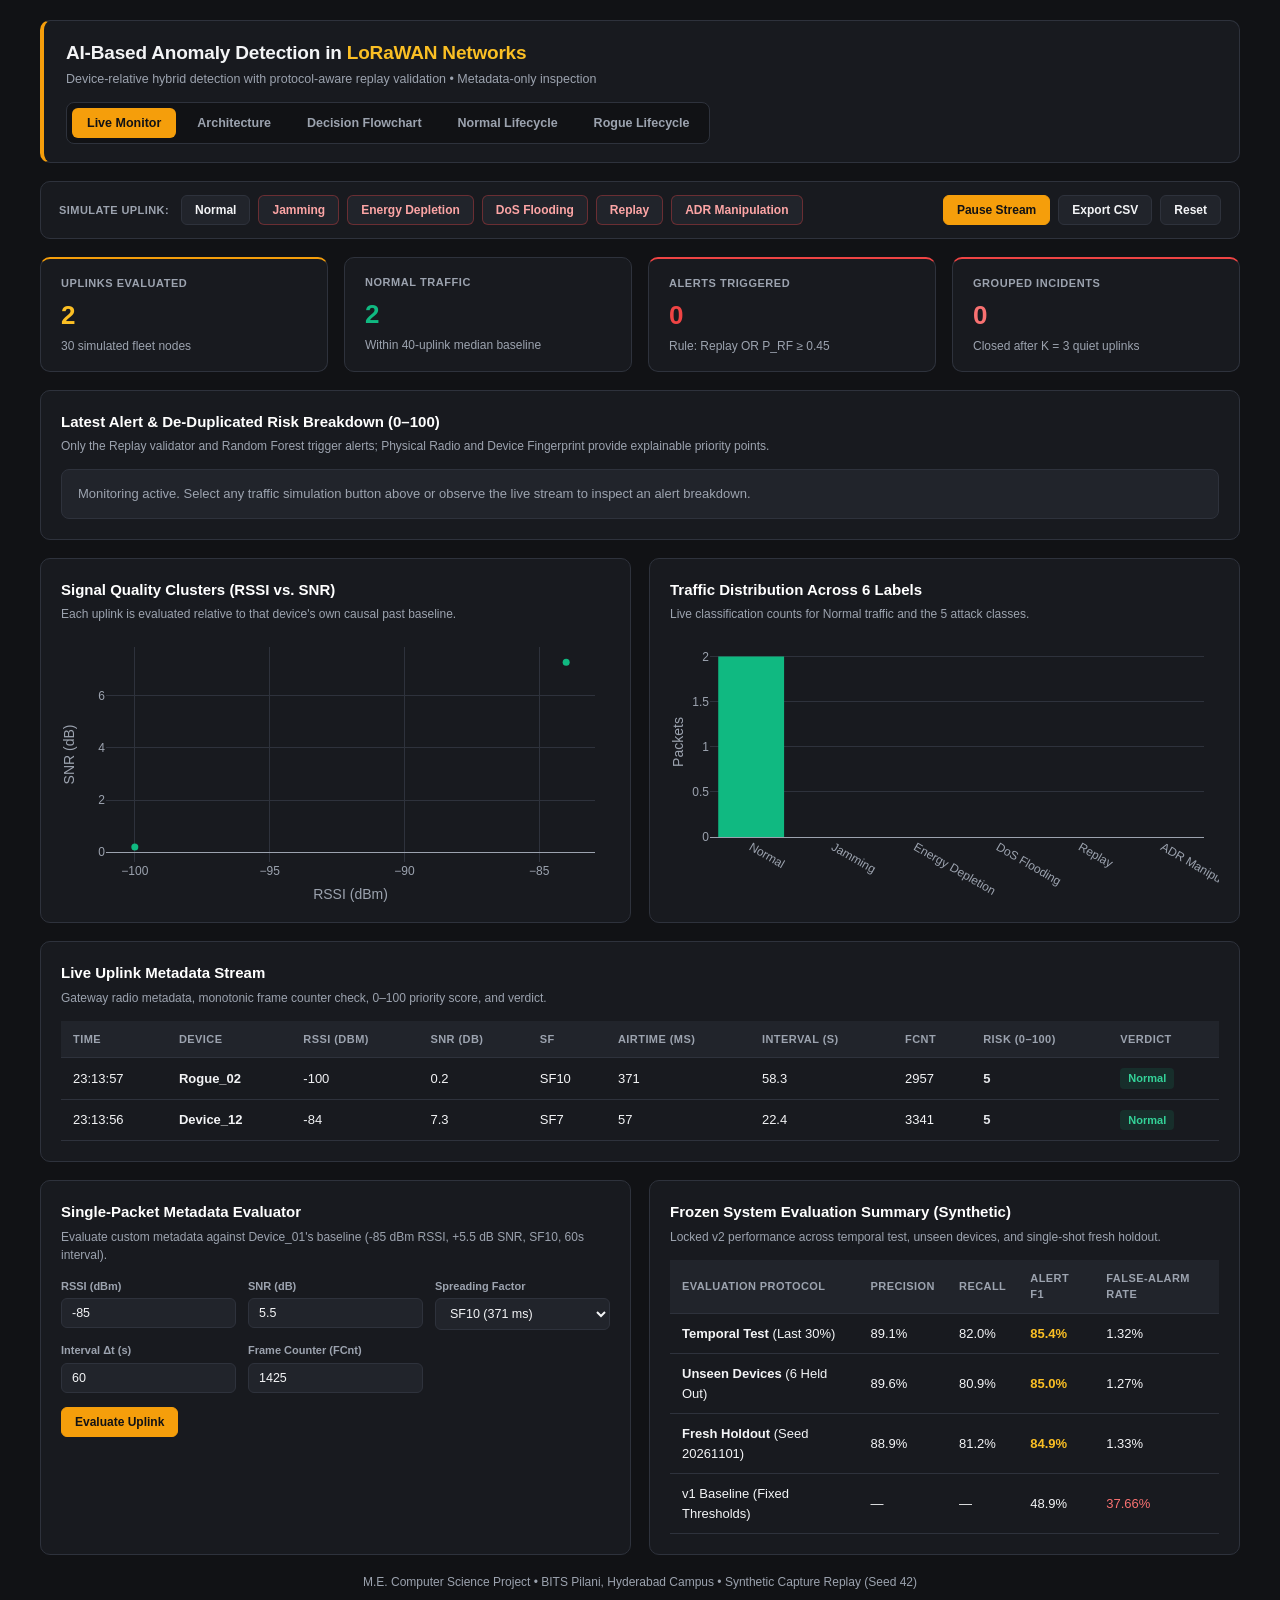
<file: index.html>
﻿<!DOCTYPE html>
<html lang="en">
<head>
  <meta charset="UTF-8" />
  <meta name="viewport" content="width=device-width, initial-scale=1.0" />
  <title>AI-Based Anomaly Detection in LoRaWAN Networks</title>
  <link rel="stylesheet" href="style.css" />
  <script src="https://cdn.plot.ly/plotly-2.27.0.min.js"></script>
</head>
<body>

  <div class="container">

    <!-- Unified Header & Instant Sub-Tab Switcher -->
    <header>
      <div>
        <h1>AI-Based Anomaly Detection in <span>LoRaWAN Networks</span></h1>
        <p>Device-relative hybrid detection with protocol-aware replay validation • Metadata-only inspection</p>
      </div>

      <nav class="tab-bar">
        <button class="tab-btn active" id="nav-dashboard" onclick="openTab('dashboard')">Live Monitor</button>
        <button class="tab-btn" id="nav-arch" onclick="openTab('arch')">Architecture</button>
        <button class="tab-btn" id="nav-flowchart" onclick="openTab('flowchart')">Decision Flowchart</button>
        <button class="tab-btn" id="nav-normal" onclick="openTab('normal')">Normal Lifecycle</button>
        <button class="tab-btn" id="nav-rogue" onclick="openTab('rogue')">Rogue Lifecycle</button>
      </nav>
    </header>

    <!-- =====================================================================
         TAB 1: LIVE MONITOR DASHBOARD
         ===================================================================== -->
    <div id="pane-dashboard" class="tab-pane active">
      <div class="controls">
        <div class="btn-group">
          <span class="label-text">Simulate Uplink:</span>
          <button class="ctrl" onclick="injectPreset('normal')">Normal</button>
          <button class="ctrl btn-attack" onclick="injectPreset('jamming')">Jamming</button>
          <button class="ctrl btn-attack" onclick="injectPreset('energy')">Energy Depletion</button>
          <button class="ctrl btn-attack" onclick="injectPreset('dos')">DoS Flooding</button>
          <button class="ctrl btn-attack" onclick="injectPreset('replay')">Replay</button>
          <button class="ctrl btn-attack" onclick="injectPreset('adr')">ADR Manipulation</button>
        </div>
        <div class="btn-group">
          <button id="btn-stream" class="ctrl btn-primary" onclick="toggleStream()">Pause Stream</button>
          <button class="ctrl" onclick="exportCSV()">Export CSV</button><button class="ctrl" onclick="resetAll()">Reset</button>
        </div>
      </div>

      <div class="kpi-grid">
        <div class="kpi-card amber-top">
          <div class="kpi-title">Uplinks Evaluated</div>
          <div class="kpi-value" id="kpi-total" style="color: #fbbf24;">0</div>
          <div class="kpi-sub">30 simulated fleet nodes</div>
        </div>
        <div class="kpi-card">
          <div class="kpi-title">Normal Traffic</div>
          <div class="kpi-value" id="kpi-normal" style="color: #10b981;">0</div>
          <div class="kpi-sub">Within 40-uplink median baseline</div>
        </div>
        <div class="kpi-card risk-top">
          <div class="kpi-title">Alerts Triggered</div>
          <div class="kpi-value" id="kpi-alerts" style="color: #ef4444;">0</div>
          <div class="kpi-sub">Rule: Replay OR P_RF ≥ 0.45</div>
        </div>
        <div class="kpi-card risk-top">
          <div class="kpi-title">Grouped Incidents</div>
          <div class="kpi-value" id="kpi-incidents" style="color: #f87171;">0</div>
          <div class="kpi-sub">Closed after K = 3 quiet uplinks</div>
        </div>
      </div>

      <div class="card">
        <h2>Latest Alert &amp; De-Duplicated Risk Breakdown (0–100)</h2>
        <p class="desc">Only the Replay validator and Random Forest trigger alerts; Physical Radio and Device Fingerprint provide explainable priority points.</p>
        <div id="alert-panel" class="alert-box">
          Monitoring active. Select any traffic simulation button above or observe the live stream to inspect an alert breakdown.
        </div>
      </div>

      <div class="grid-2">
        <div class="card" style="margin-bottom: 0;">
          <h2>Signal Quality Clusters (RSSI vs. SNR)</h2>
          <p class="desc">Each uplink is evaluated relative to that device's own causal past baseline.</p>
          <div id="scatter-chart" style="height: 265px;"></div>
        </div>
        <div class="card" style="margin-bottom: 0;">
          <h2>Traffic Distribution Across 6 Labels</h2>
          <p class="desc">Live classification counts for Normal traffic and the 5 attack classes.</p>
          <div id="bar-chart" style="height: 265px;"></div>
        </div>
      </div>

      <div class="card">
        <h2>Live Uplink Metadata Stream</h2>
        <p class="desc">Gateway radio metadata, monotonic frame counter check, 0–100 priority score, and verdict.</p>
        <div class="table-wrap">
          <table>
            <thead>
              <tr>
                <th>Time</th>
                <th>Device</th>
                <th>RSSI (dBm)</th>
                <th>SNR (dB)</th>
                <th>SF</th>
                <th>Airtime (ms)</th>
                <th>Interval (s)</th>
                <th>FCnt</th>
                <th>Risk (0–100)</th>
                <th>Verdict</th>
              </tr>
            </thead>
            <tbody id="log-body"></tbody>
          </table>
        </div>
      </div>

      <div class="grid-2">
        <div class="card" style="margin-bottom: 0;">
          <h2>Single-Packet Metadata Evaluator</h2>
          <p class="desc">Evaluate custom metadata against Device_01's baseline (-85 dBm RSSI, +5.5 dB SNR, SF10, 60s interval).</p>
          <div class="form-grid">
            <div><label>RSSI (dBm)</label><input id="in-rssi" type="number" value="-85" /></div>
            <div><label>SNR (dB)</label><input id="in-snr" type="number" step="0.1" value="5.5" /></div>
            <div>
              <label>Spreading Factor</label>
              <select id="in-sf">
                <option value="7">SF7 (57 ms)</option>
                <option value="8">SF8 (103 ms)</option>
                <option value="9">SF9 (185 ms)</option>
                <option value="10" selected>SF10 (371 ms)</option>
                <option value="11">SF11 (741 ms)</option>
                <option value="12">SF12 (1319 ms)</option>
              </select>
            </div>
            <div><label>Interval Δt (s)</label><input id="in-iat" type="number" step="0.1" value="60" /></div>
            <div><label>Frame Counter (FCnt)</label><input id="in-fcnt" type="number" value="1425" /></div>
          </div>
          <button class="ctrl btn-primary" onclick="evaluateCustom()">Evaluate Uplink</button>
        </div>

        <div class="card" style="margin-bottom: 0;">
          <h2>Frozen System Evaluation Summary (Synthetic)</h2>
          <p class="desc">Locked v2 performance across temporal test, unseen devices, and single-shot fresh holdout.</p>
          <table>
            <thead>
              <tr>
                <th>Evaluation Protocol</th>
                <th>Precision</th>
                <th>Recall</th>
                <th>Alert F1</th>
                <th>False-Alarm Rate</th>
              </tr>
            </thead>
            <tbody>
              <tr>
                <td><strong>Temporal Test</strong> (Last 30%)</td>
                <td>89.1%</td>
                <td>82.0%</td>
                <td><strong style="color:#fbbf24;">85.4%</strong></td>
                <td>1.32%</td>
              </tr>
              <tr>
                <td><strong>Unseen Devices</strong> (6 Held Out)</td>
                <td>89.6%</td>
                <td>80.9%</td>
                <td><strong style="color:#fbbf24;">85.0%</strong></td>
                <td>1.27%</td>
              </tr>
              <tr>
                <td><strong>Fresh Holdout</strong> (Seed 20261101)</td>
                <td>88.9%</td>
                <td>81.2%</td>
                <td><strong style="color:#fbbf24;">84.9%</strong></td>
                <td>1.33%</td>
              </tr>
              <tr>
                <td>v1 Baseline (Fixed Thresholds)</td>
                <td>—</td>
                <td>—</td>
                <td>48.9%</td>
                <td style="color:#f87171;">37.66%</td>
              </tr>
            </tbody>
          </table>
        </div>
      </div>
    </div>

    <!-- =====================================================================
         TAB 2: SYSTEM ARCHITECTURE & CRYPTOGRAPHIC BOUNDARIES
         ===================================================================== -->
    <div id="pane-arch" class="tab-pane">
      <div class="grid-split">
        <div>
          <!-- Topology Diagram -->
          <div class="card">
            <h2>Star-of-Stars Topology &amp; Out-of-Band Detector Placement</h2>
            <p class="desc">Click any component block to inspect its protocol boundary and role in the network.</p>
            <svg viewBox="0 0 820 330" style="width:100%; height:auto;">
              <defs>
                <marker id="aAmber" viewBox="0 0 10 10" refX="8" refY="5" markerWidth="6" markerHeight="6" orient="auto-start-reverse"><path d="M 0 1 L 10 5 L 0 9 z" fill="#f59e0b"/></marker>
                <marker id="aGreen" viewBox="0 0 10 10" refX="8" refY="5" markerWidth="6" markerHeight="6" orient="auto-start-reverse"><path d="M 0 1 L 10 5 L 0 9 z" fill="#10b981"/></marker>
              </defs>
              <text x="85" y="20" text-anchor="middle" fill="#9ca3af" font-size="10.5" font-weight="700">END DEVICES</text>
              <text x="275" y="20" text-anchor="middle" fill="#9ca3af" font-size="10.5" font-weight="700">GATEWAYS</text>
              <text x="485" y="20" text-anchor="middle" fill="#9ca3af" font-size="10.5" font-weight="700">NETWORK SERVER</text>
              <text x="720" y="20" text-anchor="middle" fill="#9ca3af" font-size="10.5" font-weight="700">APPLICATION SERVER</text>

              <!-- RF Links -->
              <line x1="145" y1="65" x2="220" y2="85" stroke="#f59e0b" stroke-width="1.5" stroke-dasharray="5 4"/>
              <line x1="145" y1="130" x2="220" y2="95" stroke="#f59e0b" stroke-width="1.5" stroke-dasharray="5 4"/>
              <line x1="145" y1="130" x2="220" y2="185" stroke="#f59e0b" stroke-width="1.5" stroke-dasharray="5 4"/>
              <line x1="145" y1="195" x2="220" y2="195" stroke="#f59e0b" stroke-width="1.5" stroke-dasharray="5 4"/>
              <text x="182" y="242" text-anchor="middle" fill="#fbbf24" font-size="9.5" font-weight="600">LoRa RF (865 MHz)</text>

              <g class="comp-node" onclick="inspectComp('endnodes')">
                <rect x="20" y="40" width="125" height="46" rx="7" fill="#21242b" stroke="#2e323c"/><text x="82" y="67" text-anchor="middle" fill="#f3f4f6" font-size="11" font-weight="600">Soil / Water Sensors</text>
                <rect x="20" y="105" width="125" height="46" rx="7" fill="#21242b" stroke="#2e323c"/><text x="82" y="132" text-anchor="middle" fill="#f3f4f6" font-size="11" font-weight="600">Utility Meters</text>
                <rect x="20" y="170" width="125" height="46" rx="7" fill="#21242b" stroke="#ef4444"/><text x="82" y="197" text-anchor="middle" fill="#fca5a5" font-size="11" font-weight="600">Rogue Node</text>
              </g>

              <g class="comp-node" onclick="inspectComp('gateways')">
                <rect x="220" y="60" width="110" height="58" rx="8" fill="#21242b" stroke="#f59e0b"/><text x="275" y="86" text-anchor="middle" fill="#ffffff" font-size="11" font-weight="700">Gateway A</text><text x="275" y="103" text-anchor="middle" fill="#9ca3af" font-size="9.5">RSSI, SNR, SF</text>
                <rect x="220" y="158" width="110" height="58" rx="8" fill="#21242b" stroke="#f59e0b"/><text x="275" y="184" text-anchor="middle" fill="#ffffff" font-size="11" font-weight="700">Gateway B</text><text x="275" y="201" text-anchor="middle" fill="#9ca3af" font-size="9.5">Packet Forwarder</text>
              </g>

              <line x1="330" y1="89" x2="415" y2="132" stroke="#9ca3af" stroke-width="1.6" marker-end="url(#aAmber)"/>
              <line x1="330" y1="187" x2="415" y2="148" stroke="#9ca3af" stroke-width="1.6" marker-end="url(#aAmber)"/>
              <text x="372" y="95" text-anchor="middle" fill="#9ca3af" font-size="9">IP Backhaul</text>

              <g class="comp-node" onclick="inspectComp('networkserver')">
                <rect x="415" y="96" width="140" height="84" rx="9" fill="#21242b" stroke="#10b981" stroke-width="1.5"/>
                <text x="485" y="128" text-anchor="middle" fill="#ffffff" font-size="11.5" font-weight="700">Network Server</text>
                <text x="485" y="146" text-anchor="middle" fill="#9ca3af" font-size="9.5">Deduplication, FCnt,</text>
                <text x="485" y="160" text-anchor="middle" fill="#9ca3af" font-size="9.5">MIC Check &amp; ADR</text>
              </g>

              <line x1="555" y1="138" x2="645" y2="138" stroke="#10b981" stroke-width="1.8" marker-end="url(#aGreen)"/>

              <g class="comp-node" onclick="inspectComp('appserver')">
                <rect x="645" y="96" width="150" height="84" rx="9" fill="#21242b" stroke="#2e323c"/>
                <text x="720" y="130" text-anchor="middle" fill="#ffffff" font-size="11.5" font-weight="700">Application Server</text>
                <text x="720" y="148" text-anchor="middle" fill="#34d399" font-size="9.5">Decrypts AppSKey</text>
              </g>

              <!-- Passive Tap to Detector -->
              <line x1="485" y1="180" x2="485" y2="232" stroke="#f59e0b" stroke-width="2" stroke-dasharray="5 3" marker-end="url(#aAmber)"/>
              <g class="comp-node" onclick="inspectComp('detector')">
                <rect x="345" y="236" width="280" height="68" rx="9" fill="#262116" stroke="#f59e0b" stroke-width="1.8"/>
                <text x="485" y="263" text-anchor="middle" fill="#fbbf24" font-size="12" font-weight="700">Out-of-Band Anomaly Detector</text>
                <text x="485" y="283" text-anchor="middle" fill="#e5e7eb" font-size="10">Reads Uplink Metadata Log Only (No New Hardware)</text>
              </g>
            </svg>
          </div>

          <!-- Cryptographic Termination Stack -->
          <div class="card comp-node" onclick="inspectComp('protocolstack')" style="margin-bottom:0;">
            <h2>Protocol &amp; Cryptographic Key Termination Stack</h2>
            <p class="desc">Why gateways cannot decrypt payloads and why our monitor uses only metadata + frame headers.</p>
            <svg viewBox="0 0 820 250" style="width:100%; height:auto;">
              <!-- Device -->
              <rect x="20" y="14" width="145" height="222" rx="8" fill="#21242b" stroke="#2e323c"/>
              <text x="92" y="36" text-anchor="middle" fill="#ffffff" font-size="11" font-weight="700">End Device</text>
              <rect x="30" y="48" width="125" height="32" rx="4" fill="#2b1619" stroke="#ef4444"/><text x="92" y="68" text-anchor="middle" fill="#fca5a5" font-size="10" font-weight="600">App Payload</text>
              <rect x="30" y="106" width="125" height="32" rx="4" fill="#262116" stroke="#f59e0b"/><text x="92" y="126" text-anchor="middle" fill="#fbbf24" font-size="10" font-weight="600">LoRaWAN MAC</text>
              <rect x="30" y="152" width="125" height="72" rx="4" fill="#181a1f" stroke="#2e323c"/><text x="92" y="192" text-anchor="middle" fill="#9ca3af" font-size="10" font-weight="600">LoRa PHY</text>

              <!-- Gateway -->
              <rect x="215" y="144" width="165" height="92" rx="8" fill="#21242b" stroke="#2e323c"/>
              <text x="297" y="164" text-anchor="middle" fill="#ffffff" font-size="11" font-weight="700">Gateway Bridge</text>
              <rect x="227" y="174" width="141" height="24" rx="4" fill="#181a1f" stroke="#2e323c"/><text x="297" y="190" text-anchor="middle" fill="#d1d5db" font-size="9.5">Packet Forwarder</text>
              <rect x="227" y="204" width="67" height="24" rx="4" fill="#181a1f" stroke="#2e323c"/><text x="260" y="220" text-anchor="middle" fill="#9ca3af" font-size="9">PHY</text>
              <rect x="301" y="204" width="67" height="24" rx="4" fill="#181a1f" stroke="#2e323c"/><text x="334" y="220" text-anchor="middle" fill="#9ca3af" font-size="9">UDP/IP</text>

              <!-- Network Server -->
              <rect x="435" y="92" width="170" height="144" rx="8" fill="#21242b" stroke="#10b981"/>
              <text x="520" y="112" text-anchor="middle" fill="#34d399" font-size="11" font-weight="700">Network Server</text>
              <rect x="447" y="122" width="146" height="32" rx="4" fill="#262116" stroke="#f59e0b"/><text x="520" y="142" text-anchor="middle" fill="#fbbf24" font-size="9.5" font-weight="600">LoRa MAC (Class A/B/C)</text>
              <rect x="447" y="162" width="146" height="62" rx="4" fill="#181a1f" stroke="#2e323c"/><text x="520" y="197" text-anchor="middle" fill="#9ca3af" font-size="9.5">Backhaul IP Stack</text>

              <!-- App Server -->
              <rect x="655" y="14" width="145" height="222" rx="8" fill="#21242b" stroke="#2e323c"/>
              <text x="727" y="36" text-anchor="middle" fill="#ffffff" font-size="11" font-weight="700">App Server</text>
              <rect x="665" y="48" width="125" height="32" rx="4" fill="#2b1619" stroke="#ef4444"/><text x="727" y="68" text-anchor="middle" fill="#fca5a5" font-size="10" font-weight="600">App Payload</text>
              <rect x="665" y="92" width="125" height="132" rx="4" fill="#181a1f" stroke="#2e323c"/><text x="727" y="162" text-anchor="middle" fill="#9ca3af" font-size="9.5">TCP / SSL / IP</text>

              <!-- AppSKey Line -->
              <line x1="155" y1="64" x2="665" y2="64" stroke="#ef4444" stroke-width="2" stroke-dasharray="6 4"/>
              <rect x="275" y="53" width="270" height="20" rx="4" fill="#2b1619" stroke="#ef4444"/>
              <text x="410" y="66" text-anchor="middle" fill="#fca5a5" font-size="9.5" font-weight="700">AppSKey (End-to-End Payload Encryption)</text>

              <!-- NwkSKey Line -->
              <line x1="155" y1="122" x2="447" y2="122" stroke="#f59e0b" stroke-width="2" stroke-dasharray="6 4"/>
              <rect x="195" y="111" width="212" height="20" rx="4" fill="#262116" stroke="#f59e0b"/>
              <text x="301" y="124" text-anchor="middle" fill="#fbbf24" font-size="9" font-weight="700">NwkSKey (MIC &amp; MAC Integrity)</text>
            </svg>
          </div>
        </div>

        <!-- Sticky Inspector -->
        <div class="card sticky-panel">
          <span class="tag tag-amber" id="comp-tag">Architecture Overview</span>
          <h2 id="comp-title" style="margin-top:10px;">Out-of-Band Metadata Detection</h2>
          <p id="comp-desc" style="font-size:13px; color:#d1d5db; margin-top:8px;">
            Click any block in the architecture diagrams on the left to inspect its protocol boundary, encryption keys, and security role.
          </p>
          <div class="info-box">
            <div class="info-box-label">Design Rationale</div>
            <div id="comp-rationale">
              End-device payloads are encrypted with AppSKey, so gateways act as transparent bridges. Placing the detector beside the Network Server requires zero hardware changes and zero payload decryption.
            </div>
          </div>
        </div>
      </div>
    </div>

    <!-- =====================================================================
         TAB 3: TOP-TO-BOTTOM DECISION FLOWCHART
         ===================================================================== -->
    <div id="pane-flowchart" class="tab-pane">
      <div class="controls">
        <div class="btn-group">
          <span class="label-text">Select Trace:</span>
          <select id="fc-select" onchange="selectFcTrace()" style="width:auto; min-width:280px;">
            <option value="normal">Normal Uplink (Passes All Checks → Cleared)</option>
            <option value="replay">Replay Attack (Fails Frame Counter Rule)</option>
            <option value="dos">DoS Flooding (Fails Packet Rate / RF Branch)</option>
            <option value="jamming">Jamming Attack (Fails SNR Baseline / RF Branch)</option>
            <option value="energy">Energy Depletion (Fails SF / Airtime Branch)</option>
          </select>
        </div>
        <div class="btn-group">
          <button class="ctrl" onclick="fcPrev()" id="fc-prev">Back</button>
          <button class="ctrl btn-primary" onclick="fcNext()" id="fc-next">Next Step</button>
          <button class="ctrl" onclick="fcReset()">Reset</button>
        </div>
      </div>

      <div class="grid-split">
        <div class="card" style="margin-bottom:0;">
          <h2>Top-to-Bottom Packet Decision Pipeline</h2>
          <p class="desc">Every uplink flows from arrival through causal feature extraction, four evidence branches, and the calibrated alert rule.</p>
          <svg viewBox="0 0 760 1120" style="width:100%; height:auto;">
            <defs>
              <marker id="fcArr" viewBox="0 0 10 10" refX="8" refY="5" markerWidth="6" markerHeight="6" orient="auto-start-reverse"><path d="M 0 1 L 10 5 L 0 9 z" fill="#f59e0b"/></marker>
              <marker id="fcRed" viewBox="0 0 10 10" refX="8" refY="5" markerWidth="6" markerHeight="6" orient="auto-start-reverse"><path d="M 0 1 L 10 5 L 0 9 z" fill="#ef4444"/></marker>
              <marker id="fcGrn" viewBox="0 0 10 10" refX="8" refY="5" markerWidth="6" markerHeight="6" orient="auto-start-reverse"><path d="M 0 1 L 10 5 L 0 9 z" fill="#10b981"/></marker>
            </defs>

            <!-- 1. Start -->
            <g id="fc-start" class="svg-tier active" onclick="fcJump('start')">
              <rect x="210" y="15" width="240" height="54" rx="27" fill="#21242b" stroke="#f59e0b" stroke-width="2"/>
              <text x="330" y="40" text-anchor="middle" fill="#ffffff" font-size="12" font-weight="700">START: Uplink Arrives</text>
              <text x="330" y="56" text-anchor="middle" fill="#fbbf24" font-size="10">Metadata + FCnt Captured</text>
            </g>
            <line x1="330" y1="69" x2="330" y2="115" stroke="#f59e0b" stroke-width="2" marker-end="url(#fcArr)"/>

            <!-- 2. Causal Baseline -->
            <g id="fc-baseline" class="svg-tier" onclick="fcJump('baseline')">
              <rect x="145" y="118" width="370" height="68" rx="8" fill="#21242b" stroke="#2e323c" stroke-width="1.8"/>
              <text x="330" y="145" text-anchor="middle" fill="#ffffff" font-size="12" font-weight="700">1. Causal Per-Device Baseline (Past 40 Uplinks)</text>
              <text x="330" y="165" text-anchor="middle" fill="#9ca3af" font-size="10.5">Compute 16 Robust Z-Scores (Zero Future Leakage)</text>
            </g>
            <line x1="330" y1="186" x2="330" y2="235" stroke="#f59e0b" stroke-width="2" marker-end="url(#fcArr)"/>

            <!-- 3. Diamond 1: Replay Rule -->
            <g id="fc-d1" class="svg-tier" onclick="fcJump('d1')">
              <polygon points="330,238 485,300 330,362 175,300" fill="#21242b" stroke="#f59e0b" stroke-width="2"/>
              <text x="330" y="295" text-anchor="middle" fill="#ffffff" font-size="11.5" font-weight="700">Branch 2: Replay Check</text>
              <text x="330" y="313" text-anchor="middle" fill="#fbbf24" font-size="10.5">FCnt Monotonic (+1)?</text>
            </g>
            <!-- D1 NO -> Replay Flag -->
            <line x1="485" y1="300" x2="555" y2="300" stroke="#ef4444" stroke-width="2" marker-end="url(#fcRed)"/>
            <text x="518" y="292" text-anchor="middle" fill="#ef4444" font-size="10" font-weight="700">NO</text>
            <g id="fc-act-replay" class="svg-tier">
              <rect x="558" y="270" width="180" height="60" rx="8" fill="#2b1619" stroke="#ef4444" stroke-width="2"/>
              <text x="648" y="296" text-anchor="middle" fill="#fca5a5" font-size="11" font-weight="700">REPLAY ALERT</text>
              <text x="648" y="313" text-anchor="middle" fill="#9ca3af" font-size="9.5">+30 Risk Pts (RF Deduped)</text>
            </g>
            <path d="M 648 330 L 648 875 L 590 875" fill="none" stroke="#ef4444" stroke-width="1.5" stroke-dasharray="4 4"/>

            <!-- D1 YES -->
            <line x1="330" y1="362" x2="330" y2="415" stroke="#10b981" stroke-width="2" marker-end="url(#fcGrn)"/>
            <text x="348" y="390" fill="#10b981" font-size="10" font-weight="700">YES</text>

            <!-- 4. Random Forest -->
            <g id="fc-rf" class="svg-tier" onclick="fcJump('rf')">
              <rect x="145" y="418" width="370" height="68" rx="8" fill="#21242b" stroke="#2e323c" stroke-width="1.8"/>
              <text x="330" y="445" text-anchor="middle" fill="#ffffff" font-size="12" font-weight="700">2. Branch 3: Random Forest (100 Trees)</text>
              <text x="330" y="465" text-anchor="middle" fill="#9ca3af" font-size="10.5">Evaluates 16 Causal Features → Outputs P_RF(anomaly)</text>
            </g>
            <line x1="330" y1="486" x2="330" y2="538" stroke="#f59e0b" stroke-width="2" marker-end="url(#fcArr)"/>

            <!-- 5. Diamond 2: P_RF >= 0.45 -->
            <g id="fc-d2" class="svg-tier" onclick="fcJump('d2')">
              <polygon points="330,541 485,603 330,665 175,603" fill="#21242b" stroke="#f59e0b" stroke-width="2"/>
              <text x="330" y="598" text-anchor="middle" fill="#ffffff" font-size="11.5" font-weight="700">Calibrated Threshold</text>
              <text x="330" y="616" text-anchor="middle" fill="#fbbf24" font-size="10.5">P_RF(anomaly) ≥ 0.45?</text>
            </g>
            <!-- D2 YES -> Attack Alert -->
            <line x1="485" y1="603" x2="555" y2="603" stroke="#ef4444" stroke-width="2" marker-end="url(#fcRed)"/>
            <text x="518" y="595" text-anchor="middle" fill="#ef4444" font-size="10" font-weight="700">YES</text>
            <g id="fc-act-rf" class="svg-tier">
              <rect x="558" y="573" width="180" height="60" rx="8" fill="#2b1619" stroke="#ef4444" stroke-width="2"/>
              <text x="648" y="599" text-anchor="middle" fill="#fca5a5" font-size="11" font-weight="700">BEHAVIOURAL ALERT</text>
              <text x="648" y="616" text-anchor="middle" fill="#9ca3af" font-size="9.5">Jamming / DoS / Energy / ADR</text>
            </g>
            <path d="M 648 633 L 648 875" fill="none" stroke="#ef4444" stroke-width="1.5" stroke-dasharray="4 4"/>

            <!-- D2 NO -> Normal -->
            <line x1="330" y1="665" x2="330" y2="730" stroke="#10b981" stroke-width="2" marker-end="url(#fcGrn)"/>
            <text x="348" y="698" fill="#10b981" font-size="10" font-weight="700">NO</text>

            <!-- Normal Terminal -->
            <g id="fc-normal" class="svg-tier">
              <rect x="145" y="733" width="370" height="68" rx="8" fill="#132520" stroke="#10b981" stroke-width="2"/>
              <text x="330" y="760" text-anchor="middle" fill="#34d399" font-size="12" font-weight="700">CLEARED: Normal Traffic</text>
              <text x="330" y="780" text-anchor="middle" fill="#d1d5db" font-size="10">Added to Rolling Baseline • Quiet Counter +1</text>
            </g>

            <!-- Alert Incident Terminal -->
            <g id="fc-incident" class="svg-tier">
              <rect x="250" y="840" width="340" height="72" rx="8" fill="#2b1619" stroke="#ef4444" stroke-width="2"/>
              <text x="420" y="868" text-anchor="middle" fill="#fca5a5" font-size="12" font-weight="700">ALERT + 0–100 RISK SCORE</text>
              <text x="420" y="888" text-anchor="middle" fill="#e5e7eb" font-size="10">Physical (30) + Replay (30) + RF (25) + Fingerprint (15)</text>
            </g>

            <!-- Stop Oval -->
            <line x1="330" y1="801" x2="330" y2="965" stroke="#10b981" stroke-width="1.8"/>
            <line x1="420" y1="912" x2="420" y2="965" stroke="#ef4444" stroke-width="1.8"/>
            <line x1="330" y1="965" x2="420" y2="965" stroke="#9ca3af" stroke-width="1.8"/>
            <line x1="375" y1="965" x2="375" y2="1005" stroke="#f59e0b" stroke-width="2" marker-end="url(#fcArr)"/>

            <g id="fc-end" class="svg-tier">
              <rect x="255" y="1008" width="240" height="54" rx="27" fill="#21242b" stroke="#f59e0b" stroke-width="2"/>
              <text x="375" y="1033" text-anchor="middle" fill="#ffffff" font-size="12" font-weight="700">END: Incident Queue Updated</text>
              <text x="375" y="1049" text-anchor="middle" fill="#fbbf24" font-size="10">Grouped Until K = 3 Quiet Uplinks</text>
            </g>
          </svg>
        </div>

        <div class="card sticky-panel">
          <span class="tag tag-amber" id="fc-badge">Step 1</span>
          <h2 id="fc-title" style="margin-top:10px;"></h2>
          <p id="fc-desc" style="font-size:13px; color:#d1d5db; margin-top:8px;"></p>
          <div class="info-box">
            <div class="info-box-label">Rule &amp; Calibration Detail</div>
            <div id="fc-detail"></div>
          </div>
        </div>
      </div>
    </div>

    <!-- =====================================================================
         TAB 4: NORMAL NODE LIFECYCLE (10 STAGES)
         ===================================================================== -->
    <div id="pane-normal" class="tab-pane">
      <div class="controls">
        <div class="btn-group">
          <span class="label-text">Normal Node Walkthrough:</span>
          <span class="tag tag-normal" id="norm-counter">Stage 1 / 10</span>
        </div>
        <div class="btn-group">
          <button class="ctrl" onclick="normPrev()" id="norm-prev">Back</button>
          <button class="ctrl btn-primary" onclick="normNext()" id="norm-next">Next Stage</button>
          <button class="ctrl" onclick="normReset()">Reset</button>
        </div>
      </div>

      <div class="grid-split">
        <div class="card" style="margin-bottom:0;">
          <h2>10-Stage Normal Uplink Lifecycle (Device_01)</h2>
          <p class="desc">Click any stage box or step forward to trace a legitimate sensor uplink from OTAA join to delivery.</p>
          <div id="norm-stages-list" style="display:flex; flex-direction:column; gap:10px;"></div>
        </div>

        <div class="card sticky-panel">
          <span class="tag tag-normal" id="norm-badge">Stage 1 / 10</span>
          <h2 id="norm-title" style="margin-top:10px;"></h2>
          <p id="norm-desc" style="font-size:13px; color:#d1d5db; margin-top:8px;"></p>
          <div class="info-box">
            <div class="info-box-label">Observed Telemetry &amp; Invariant</div>
            <div id="norm-detail"></div>
          </div>
        </div>
      </div>
    </div>

    <!-- =====================================================================
         TAB 5: ROGUE NODE LIFECYCLE (10 STAGES)
         ===================================================================== -->
    <div id="pane-rogue" class="tab-pane">
      <div class="controls">
        <div class="btn-group">
          <span class="label-text">Attack Scenario:</span>
          <select id="rogue-select" onchange="selectRogueMode()" style="width:auto; min-width:270px;">
            <option value="dos">DoS Flooding (ALOHA Channel Saturation)</option>
            <option value="replay">Frame Counter Replay (FCnt Rollback)</option>
            <option value="jamming">RF Jamming (SNR Collapse)</option>
            <option value="energy">Energy Depletion (Forced SF12 Airtime)</option>
            <option value="adr">ADR Manipulation (Forged SF Step)</option>
          </select>
        </div>
        <div class="btn-group">
          <span class="tag tag-attack" id="rogue-counter">Stage 1 / 10</span>
          <button class="ctrl" onclick="roguePrev()" id="rogue-prev">Back</button>
          <button class="ctrl btn-primary" onclick="rogueNext()" id="rogue-next">Next Stage</button>
          <button class="ctrl" onclick="rogueReset()">Reset</button>
        </div>
      </div>

      <div class="grid-split">
        <div class="card" style="margin-bottom:0;">
          <h2>10-Stage Rogue Transition &amp; Detection Lifecycle</h2>
          <p class="desc">Demonstrates how a node starts with a valid OTAA session (Stages 1–2) before exhibiting attack behavior in Stage 3.</p>
          <div id="rogue-stages-list" style="display:flex; flex-direction:column; gap:10px;"></div>
        </div>

        <div class="card sticky-panel">
          <span class="tag tag-attack" id="rogue-badge">Stage 1 / 10</span>
          <h2 id="rogue-title" style="margin-top:10px;"></h2>
          <p id="rogue-desc" style="font-size:13px; color:#d1d5db; margin-top:8px;"></p>
          <div class="info-box">
            <div class="info-box-label">Detection &amp; Risk Outcome</div>
            <div id="rogue-detail"></div>
          </div>
        </div>
      </div>
    </div>

    <footer>
      M.E. Computer Science Project • BITS Pilani, Hyderabad Campus • Synthetic Capture Replay (Seed 42)
    </footer>

  </div>

  <script>
    /* ================= TOP TAB SWITCHER ================= */
    function openTab(name) {
      document.querySelectorAll('.tab-pane').forEach(p => p.classList.remove('active'));
      document.querySelectorAll('.tab-btn').forEach(b => b.classList.remove('active', 'active-red'));

      document.getElementById(`pane-${name}`).classList.add('active');
      const btn = document.getElementById(`nav-${name}`);
      btn.classList.add(name === 'rogue' ? 'active-red' : 'active');

      if (name === 'dashboard') {
        setTimeout(() => {
          Plotly.Plots.resize('scatter-chart');
          Plotly.Plots.resize('bar-chart');
        }, 60);
      }
    }

    /* ================= TAB 1: LIVE DASHBOARD ENGINE ================= */
    const SF_AIRTIME = { 7: 57, 8: 103, 9: 185, 10: 371, 11: 741, 12: 1319 };
    const fleet = {
      "Device_01": { baseRssi: -85, baseSnr: 5.5, baseSf: 10, baseIat: 60, fcnt: 1420, quiet: 3, open: false },
      "Device_04": { baseRssi: -88, baseSnr: 4.8, baseSf: 9,  baseIat: 45, fcnt: 910,  quiet: 3, open: false },
      "Device_07": { baseRssi: -84, baseSnr: 6.2, baseSf: 8,  baseIat: 30, fcnt: 2105, quiet: 3, open: false },
      "Device_12": { baseRssi: -83, baseSnr: 7.0, baseSf: 7,  baseIat: 20, fcnt: 3340, quiet: 3, open: false },
      "Rogue_01":  { baseRssi: -90, baseSnr: 4.0, baseSf: 9,  baseIat: 50, fcnt: 640,  quiet: 3, open: false },
      "Rogue_02":  { baseRssi: -98, baseSnr: 1.5, baseSf: 10, baseIat: 55, fcnt: 2956, quiet: 3, open: false }
    };

    let running = true, timer = null, total = 0, normalCount = 0, alertCount = 0, incidents = 0, logs = [];
    const classCounts = { "Normal": 0, "Jamming": 0, "Energy Depletion": 0, "DoS Flooding": 0, "Replay": 0, "ADR Manipulation": 0 };

    function randNorm(mean, std) {
      let u = 0, v = 0;
      while (u === 0) u = Math.random();
      while (v === 0) v = Math.random();
      return Math.sqrt(-2 * Math.log(u)) * Math.cos(2 * Math.PI * v) * std + mean;
    }

    function scorePacket(pkt) {
      const dev = fleet[pkt.device];
      const deltaFcnt = pkt.fcnt - dev.fcnt;
      const replayFired = (deltaFcnt <= 0 && pkt.iat > 10) || deltaFcnt > 16384;
      const snrDrop = dev.baseSnr - pkt.snr;
      const sfStep = pkt.sf - dev.baseSf;
      const rateRatio = dev.baseIat / Math.max(0.1, pkt.iat);

      let label = "Normal", pRf = 0.05, phys = 0, replay = 0, rf = 0, fp = 0;
      let summary = "Metadata matches device's causal 40-packet baseline; FCnt monotonic (+1).";

      if (replayFired) {
        label = "Replay"; pRf = 0.99; replay = 30;
        phys = Math.min(28.6, Math.round(Math.abs(snrDrop) * 5 * 10) / 10);
        rf = 0; fp = 15;
        summary = `Frame counter ${pkt.fcnt} repeated/stale (delta ${deltaFcnt}) outside 10s retry window. RF points de-duplicated.`;
      } else if (snrDrop >= 5.0 || pkt.snr <= -2.0) {
        label = "Jamming"; pRf = 0.85; phys = 27.0; rf = 21.3; fp = 15;
        summary = `SNR collapsed to ${pkt.snr} dB vs. device baseline ${dev.baseSnr} dB (z_snr < -3).`;
      } else if (sfStep >= 2 || pkt.airtime >= 740) {
        label = "Energy Depletion"; pRf = 0.91; phys = 28.0; rf = 22.8; fp = 15;
        summary = `Spreading factor jumped to SF${pkt.sf} (${pkt.airtime} ms airtime vs. ${SF_AIRTIME[dev.baseSf]} ms baseline).`;
      } else if (rateRatio >= 2.2) {
        label = "DoS Flooding"; pRf = 0.90; phys = 26.0; rf = 22.5; fp = 15;
        summary = `Inter-arrival time dropped to ${pkt.iat}s (${rateRatio.toFixed(1)}x faster than device baseline).`;
      } else if (Math.abs(sfStep) === 1 && Math.abs(snrDrop) >= 1.5) {
        label = "ADR Manipulation"; pRf = 0.76; phys = 18.0; rf = 19.0; fp = 15;
        summary = `Spreading factor shifted (${dev.baseSf} -> ${pkt.sf}) away from expected link margin.`;
      }

      const alerted = replayFired || pRf >= 0.45;
      const risk = alerted ? Math.min(100, Math.round((phys + replay + rf + fp) * 10) / 10) : Math.round(pRf * 100);
      const level = risk >= 60 ? "HIGH" : (risk >= 30 ? "MEDIUM" : "LOW");
      return { ...pkt, label, alerted, risk, level, phys, replay, rf, fp, summary };
    }

    function ingest(raw) {
      const pkt = scorePacket(raw);
      const dev = fleet[pkt.device];
      total++; classCounts[pkt.label]++;
      if (pkt.label !== "Replay") dev.fcnt = pkt.fcnt;

      if (pkt.alerted) {
        alertCount++; dev.quiet = 0;
        if (!dev.open) { dev.open = true; incidents++; }
        const box = document.getElementById("alert-panel");
        box.className = "alert-box flagged";
        box.innerHTML = `
          <div style="display:flex; justify-content:space-between; align-items:center; margin-bottom:6px; flex-wrap:wrap; gap:6px;">
            <strong style="color:#ffffff;">${pkt.device} — ${pkt.label}</strong>
            <div style="display:flex; gap:8px; align-items:center;">
              <span class="tag tag-amber" id="quiet-tracker">Incident Open • Quiet Uplinks: 0 / 3</span>
              <span class="tag tag-attack">Risk Score: ${pkt.risk} / 100 (${pkt.level})</span>
            </div>
          </div>
          <div>${pkt.summary}</div>
          <div class="pills">
            <span class="pill">Physical Radio: ${pkt.phys} / 30</span>
            <span class="pill">Replay Rule: ${pkt.replay} / 30</span>
            <span class="pill">Random Forest: ${pkt.rf} / 25</span>
            <span class="pill">Fingerprint: ${pkt.fp} / 15</span>
          </div>`;
      } else {
        normalCount++; dev.quiet++;
        const qt = document.getElementById("quiet-tracker");
        if (qt && dev.open) {
          qt.innerText = dev.quiet >= 3 ? "Incident Closed (3/3 Quiet Uplinks)" : `Incident Open • Quiet Uplinks: ${dev.quiet} / 3`;
          if (dev.quiet >= 3) qt.className = "tag tag-normal";
        }
        if (dev.quiet >= 3) dev.open = false;
      }

      logs.unshift(pkt);
      if (logs.length > 100) logs.pop();

      document.getElementById("kpi-total").innerText = total;
      document.getElementById("kpi-normal").innerText = normalCount;
      document.getElementById("kpi-alerts").innerText = alertCount;
      document.getElementById("kpi-incidents").innerText = incidents;

      document.getElementById("log-body").innerHTML = logs.slice(0, 10).map(p => `
        <tr class="${p.alerted ? 'row-alert' : ''}">
          <td>${p.time}</td>
          <td><strong>${p.device}</strong></td>
          <td>${p.rssi}</td>
          <td>${p.snr}</td>
          <td>SF${p.sf}</td>
          <td>${p.airtime}</td>
          <td>${p.iat}</td>
          <td>${p.fcnt}</td>
          <td><strong style="color:${p.alerted ? '#f87171' : '#e5e7eb'};">${p.risk}</strong></td>
          <td><span class="tag ${p.alerted ? 'tag-attack' : 'tag-normal'}">${p.label}</span></td>
        </tr>`).join("");

      const nx = [], ny = [], ax = [], ay = [];
      logs.forEach(p => { if (p.alerted) { ax.push(p.rssi); ay.push(p.snr); } else { nx.push(p.rssi); ny.push(p.snr); } });
      Plotly.restyle("scatter-chart", { x: [nx], y: [ny] }, [0]);
      Plotly.restyle("scatter-chart", { x: [ax], y: [ay] }, [1]);
      Plotly.restyle("bar-chart", { y: [Object.values(classCounts)] }, [0]);
    }

    function initCharts() {
      Plotly.newPlot("scatter-chart", [
        { x: [], y: [], mode: "markers", name: "Normal", marker: { color: "#10b981", size: 7 } },
        { x: [], y: [], mode: "markers", name: "Alerted", marker: { color: "#ef4444", size: 9, symbol: "diamond" } }
      ], {
        paper_bgcolor: "rgba(0,0,0,0)", plot_bgcolor: "rgba(0,0,0,0)",
        margin: { l: 45, r: 15, t: 10, b: 40 },
        xaxis: { title: "RSSI (dBm)", color: "#9ca3af", gridcolor: "#2e323c" },
        yaxis: { title: "SNR (dB)", color: "#9ca3af", gridcolor: "#2e323c" },
        legend: { orientation: "h", y: 1.15, font: { color: "#f3f4f6" } }
      }, { responsive: true, displayModeBar: false });

      Plotly.newPlot("bar-chart", [{
        x: Object.keys(classCounts), y: Object.values(classCounts), type: "bar",
        marker: { color: ["#10b981", "#ef4444", "#f59e0b", "#dc2626", "#fbbf24", "#b91c1c"] }
      }], {
        paper_bgcolor: "rgba(0,0,0,0)", plot_bgcolor: "rgba(0,0,0,0)",
        margin: { l: 40, r: 15, t: 10, b: 65 },
        xaxis: { color: "#9ca3af" },
        yaxis: { title: "Packets", color: "#9ca3af", gridcolor: "#2e323c" }
      }, { responsive: true, displayModeBar: false });
    }

    function stepStream() {
      if (!running) return;
      const keys = Object.keys(fleet);
      const id = keys[Math.floor(Math.random() * keys.length)];
      const d = fleet[id];
      const attack = Math.random() < 0.15;
      let pkt = {
        time: new Date().toLocaleTimeString([], { hour12: false }), device: id,
        rssi: Math.round(randNorm(d.baseRssi, 2)), snr: parseFloat(randNorm(d.baseSnr, 0.8).toFixed(1)),
        sf: d.baseSf, airtime: SF_AIRTIME[d.baseSf],
        iat: parseFloat(Math.max(5, randNorm(d.baseIat, 3)).toFixed(1)), fcnt: d.fcnt + 1
      };
      if (attack) {
        const r = Math.random();
        if (r < 0.25) { pkt.fcnt = Math.max(1, d.fcnt - 15); pkt.rssi = d.baseRssi - 3; }
        else if (r < 0.5) { pkt.iat = parseFloat((d.baseIat * 0.2).toFixed(1)); }
        else if (r < 0.72) { pkt.sf = 12; pkt.airtime = 1319; }
        else if (r < 0.88) { pkt.snr = -4.5; pkt.rssi = d.baseRssi - 10; }
        else { pkt.sf = Math.min(12, d.baseSf + 1); pkt.airtime = SF_AIRTIME[pkt.sf]; pkt.snr = parseFloat((d.baseSnr - 2.3).toFixed(1)); }
      }
      ingest(pkt);
      timer = setTimeout(stepStream, 950);
    }

    function injectPreset(type) {
      const now = new Date().toLocaleTimeString([], { hour12: false });
      if (type === "normal") ingest({ time: now, device: "Device_01", rssi: -85, snr: 5.5, sf: 10, airtime: 371, iat: 60.0, fcnt: fleet["Device_01"].fcnt + 1 });
      if (type === "jamming") ingest({ time: now, device: "Device_04", rssi: -97, snr: -5.1, sf: 9, airtime: 185, iat: 48.0, fcnt: fleet["Device_04"].fcnt + 1 });
      if (type === "energy") ingest({ time: now, device: "Device_07", rssi: -84, snr: 6.1, sf: 12, airtime: 1319, iat: 14.0, fcnt: fleet["Device_07"].fcnt + 1 });
      if (type === "dos") ingest({ time: now, device: "Rogue_01", rssi: -90, snr: 4.0, sf: 9, airtime: 185, iat: 8.5, fcnt: fleet["Rogue_01"].fcnt + 1 });
      if (type === "replay") ingest({ time: now, device: "Rogue_02", rssi: -101, snr: 0.4, sf: 10, airtime: 371, iat: 52.0, fcnt: fleet["Rogue_02"].fcnt - 19 });
      if (type === "adr") ingest({ time: now, device: "Device_12", rssi: -86, snr: 4.2, sf: 8, airtime: 103, iat: 20.0, fcnt: fleet["Device_12"].fcnt + 1 });
    }

    function evaluateCustom() {
      const sf = parseInt(document.getElementById("in-sf").value);
      ingest({
        time: new Date().toLocaleTimeString([], { hour12: false }), device: "Device_01",
        rssi: parseFloat(document.getElementById("in-rssi").value), snr: parseFloat(document.getElementById("in-snr").value),
        sf: sf, airtime: SF_AIRTIME[sf], iat: parseFloat(document.getElementById("in-iat").value),
        fcnt: parseInt(document.getElementById("in-fcnt").value)
      });
    }

    function toggleStream() {
      running = !running;
      document.getElementById("btn-stream").innerText = running ? "Pause Stream" : "Resume Stream";
      if (running) stepStream(); else clearTimeout(timer);
    }

    function resetAll() {
      total = 0; normalCount = 0; alertCount = 0; incidents = 0; logs = [];
      Object.keys(classCounts).forEach(k => classCounts[k] = 0);
      Object.values(fleet).forEach(d => { d.quiet = 3; d.open = false; });
      document.getElementById("kpi-total").innerText = "0";
      document.getElementById("kpi-normal").innerText = "0";
      document.getElementById("kpi-alerts").innerText = "0";
      document.getElementById("kpi-incidents").innerText = "0";
      document.getElementById("alert-panel").className = "alert-box";
      document.getElementById("alert-panel").innerText = "Monitoring active. Select any traffic simulation button above or observe the live stream to inspect an alert breakdown.";
      document.getElementById("log-body").innerHTML = "";
      Plotly.restyle("scatter-chart", { x: [[]], y: [[]] }, [0]);
      Plotly.restyle("scatter-chart", { x: [[]], y: [[]] }, [1]);
      Plotly.restyle("bar-chart", { y: [Object.values(classCounts)] }, [0]);
    }

    /* ================= TAB 2: ARCHITECTURE INSPECTOR ================= */
    const COMP_INFO = {
      endnodes: { tag: "Field Fleet", title: "Battery-Powered End Devices", desc: "Sensors transmit short uplinks over 865 MHz LoRa radio using uncoordinated ALOHA access. Because payloads are encrypted and batteries must last years, anomaly detection runs at the network side rather than on the device.", rat: "Each device has its own normal RF profile (e.g., basement vs. rooftop), which is why per-device baselines outperform global thresholds." },
      gateways: { tag: "Radio Bridge", title: "LoRaWAN Gateways (Packet Forwarders)", desc: "Any gateway in range demodulates the chirp signal and attaches physical metadata: RSSI, SNR, spreading factor, airtime, and arrival timestamp, forwarding it over IP backhaul.", rat: "Gateways do not hold AppSKey or NwkSKey; they act as transparent radio-to-IP bridges." },
      networkserver: { tag: "MAC Control", title: "Network Server", desc: "Deduplicates copies from multiple gateways, verifies the 4-byte AES-CMAC MIC using NwkSKey, checks frame counters, and manages Adaptive Data Rate (ADR).", rat: "Our detector sits directly beside the Network Server and consumes its existing uplink metadata log." },
      appserver: { tag: "Application Layer", title: "Application Server", desc: "Holds AppSKey and decrypts the FRMPayload for end-user dashboards and telemetry storage.", rat: "Our detector never accesses AppSKey or decrypted application payloads." },
      detector: { tag: "Core System", title: "Out-of-Band Anomaly Detector", desc: "Computes 16 causal device-relative features (median of previous 40 eligible uplinks) and evaluates four evidence branches: Physical Radio, Replay Check, Random Forest (100 trees), and Device Fingerprint.", rat: "Requires zero new gateway hardware and zero firmware modifications on field sensors." },
      protocolstack: { tag: "Key Boundaries", title: "Cryptographic Termination Stack", desc: "NwkSKey terminates at the Network Server for MAC integrity, while AppSKey encrypts payload end-to-end up to the Application Server.", rat: "Inspecting unencrypted radio metadata + plaintext MAC headers (DevAddr, FCnt) preserves end-to-end confidentiality." }
    };

    function inspectComp(k) {
      const d = COMP_INFO[k];
      document.getElementById("comp-tag").innerText = d.tag;
      document.getElementById("comp-title").innerText = d.title;
      document.getElementById("comp-desc").innerText = d.desc;
      document.getElementById("comp-rationale").innerText = d.rat;
    }

    /* ================= TAB 3: FLOWCHART STEPPER ================= */
    const FC_TRACES = {
      normal: [
        { id: "fc-start", title: "1. Uplink Frame Arrives", desc: "Gateway forwards RSSI, SNR, SF, airtime, arrival timestamp, and plaintext FCnt to the detector.", det: "Encrypted FRMPayload is excluded from all feature extraction." },
        { id: "fc-baseline", title: "2. Causal 40-Uplink Baseline", desc: "Computes rolling median of the device's previous 40 eligible uplinks and converts deviations into robust z-scores.", det: "Strictly past-only (causal); never uses current or future packets." },
        { id: "fc-d1", title: "3. Replay Check (Monotonic FCnt)", desc: "Per-(device, session) counter rule verifies FCnt incremented above last accepted value (+1). Branches YES.", det: "10-second retry window allows legitimate confirmed-uplink retransmissions." },
        { id: "fc-rf", title: "4. Random Forest Evaluation", desc: "100 decision trees vote across the 16 causal features, yielding P_RF(anomaly) = 0.05.", det: "Top feature: z_log_rate (20.4% importance), followed by z_snr (11.1%)." },
        { id: "fc-d2", title: "5. Calibrated Alert Threshold (τ = 0.45)", desc: "Since P_RF (0.05) < 0.45 and Replay Check did not fire, branches NO to normal clearance.", det: "Chosen rule (replay OR P_RF >= 0.45) limits false-alarm rate to 1.32%." },
        { id: "fc-normal", title: "6. Cleared & Baseline Updated", desc: "Packet is marked NORMAL, added to the device's eligible uplink history, and quiet counter increments.", det: "Open incidents close automatically once K = 3 consecutive quiet uplinks pass." }
      ],
      replay: [
        { id: "fc-start", title: "1. Replayed Uplink Arrives", desc: "An attacker re-transmits an older captured frame with valid AES-CMAC signature.", det: "Radio metadata appears near normal because the original frame was valid." },
        { id: "fc-baseline", title: "2. Causal Feature Extraction", desc: "Computes fcnt_delta_c = -19 and sets fcnt_repeated = 1.", det: "Device baseline remains uncorrupted because rejected frames are excluded." },
        { id: "fc-d1", title: "3. Replay Check FAILS (NO Branch)", desc: "Frame counter is stale/repeated outside the 10-second retry window. Immediately branches right to REPLAY ALERT.", det: "99% of replay packets are flagged on the exact packet." },
        { id: "fc-act-replay", title: "4. Replay Alert & Risk De-Duplication", desc: "Awards 30/30 Replay points. Random Forest points are set to 0 so the same evidence is never double-counted.", det: "Prevents artificial score inflation when two branches detect the same replay." },
        { id: "fc-incident", title: "5. Grouped Into High-Risk Incident", desc: "Total risk score reaches 73.6 / 100 (HIGH) and is grouped into the active device incident.", det: "Median detection delay: 0 packets." }
      ],
      dos: [
        { id: "fc-start", title: "1. High-Rate Burst Arrives", desc: "Transmitter sends packets at 12–55% of its normal inter-arrival interval.", det: "Saturates uncoordinated ALOHA channel and legal duty-cycle airtime." },
        { id: "fc-baseline", title: "2. Rate Z-Score Spike", desc: "z_log_rate surges far above the device's 40-packet median rate.", det: "z_log_rate is the single strongest feature (20.4% importance)." },
        { id: "fc-d1", title: "3. Replay Check Passes (YES)", desc: "Because each flood packet carries a fresh incremented FCnt, the counter rule passes.", det: "Demonstrates why machine learning is needed alongside counter rules." },
        { id: "fc-rf", title: "4. Random Forest Flags DoS Flooding", desc: "100 trees vote for DOS_FLOODING with P_RF(anomaly) = 0.90.", det: "83.4% per-class F1; 90.6% of flooding bursts detected." },
        { id: "fc-d2", title: "5. Threshold Exceeded (P_RF ≥ 0.45)", desc: "Branches right to BEHAVIOURAL ALERT and computes 0–100 priority score.", det: "Fuses Physical Rate (26 pts) + RF (22.5 pts) + Fingerprint (15 pts)." },
        { id: "fc-incident", title: "6. Incident Created in Queue", desc: "Alerts on the same device merge into one incident until 3 quiet packets pass.", det: "Halves operator case load compared to raw packet alerts." }
      ],
      jamming: [
        { id: "fc-start", title: "1. Jammed Uplink Arrives", desc: "Broadband RF noise raises the receiver noise floor during transmission.", det: "SNR drops sharply while RSSI shifts." },
        { id: "fc-baseline", title: "2. Negative SNR Z-Score", desc: "z_snr drops below -3 relative to the device's own 40-packet baseline.", det: "RSSI alone never triggers jamming; SNR + RSSI z-scores isolate interference." },
        { id: "fc-d1", title: "3. Replay Check Passes (YES)", desc: "Frame counter is monotonic (+1), proceeding to the Random Forest.", det: "Moves to statistical classification." },
        { id: "fc-rf", title: "4. Random Forest Flags Jamming", desc: "Classifier outputs P_RF(anomaly) = 0.85 for JAMMING.", det: "69.5% F1 (18% of simulated jams have zero effect by construction)." },
        { id: "fc-d2", title: "5. Alert Triggered (P_RF ≥ 0.45)", desc: "Branches right to BEHAVIOURAL ALERT.", det: "Physical RECEPTION_DEGRADATION signal enriches explanation." },
        { id: "fc-incident", title: "6. Incident Logged", desc: "Risk score 63.3 / 100 (HIGH) queued for operator inspection.", det: "70.9% of jamming bursts caught." }
      ],
      energy: [
        { id: "fc-start", title: "1. High-SF / Long-Airtime Uplink", desc: "Device is forced to SF12 (1,319 ms airtime vs. 103 ms baseline).", det: "Each SF step roughly doubles airtime and radiated energy (P_tx × T_air)." },
        { id: "fc-baseline", title: "2. Airtime & Window Power Z-Scores", desc: "z_log_airtime, z_sf, and z_log_win_power jump sharply above baseline.", det: "Catches battery-drain attacks early." },
        { id: "fc-d1", title: "3. Replay Check Passes (YES)", desc: "Counter increments normally, proceeding to Random Forest.", det: "Counter check passes." },
        { id: "fc-rf", title: "4. Random Forest Flags Energy Depletion", desc: "Classifier outputs P_RF(anomaly) = 0.91 for ENERGY_DEPLETION.", det: "87.9% F1; 93.0% of energy-depletion bursts detected." },
        { id: "fc-d2", title: "5. Alert Triggered (P_RF ≥ 0.45)", desc: "Branches right to BEHAVIOURAL ALERT.", det: "Fuses Physical Energy (28 pts) + RF (22.8 pts) + Fingerprint (15 pts)." },
        { id: "fc-incident", title: "6. Incident Logged", desc: "Risk score 65.8 / 100 (HIGH) queued in operator dashboard.", det: "Protects multi-year sensor battery life." }
      ]
    };

    let fcMode = 'normal', fcIdx = 0;

    function renderFc() {
      const steps = FC_TRACES[fcMode];
      const curr = steps[fcIdx];
      document.getElementById("fc-badge").innerText = `Step ${fcIdx + 1} / ${steps.length}`;
      document.getElementById("fc-title").innerText = curr.title;
      document.getElementById("fc-desc").innerText = curr.desc;
      document.getElementById("fc-detail").innerText = curr.det;
      document.getElementById("fc-prev").disabled = fcIdx === 0;
      document.getElementById("fc-next").disabled = fcIdx === steps.length - 1;

      document.querySelectorAll("#pane-flowchart .svg-tier").forEach(el => el.classList.remove("active", "visited"));
      for (let i = 0; i < fcIdx; i++) {
        const el = document.getElementById(steps[i].id);
        if (el) el.classList.add("visited");
      }
      const activeEl = document.getElementById(curr.id);
      if (activeEl) activeEl.classList.add("active");
    }

    function selectFcTrace() { fcMode = document.getElementById("fc-select").value; fcIdx = 0; renderFc(); }
    function fcNext() { if (fcIdx < FC_TRACES[fcMode].length - 1) { fcIdx++; renderFc(); } }
    function fcPrev() { if (fcIdx > 0) { fcIdx--; renderFc(); } }
    function fcReset() { fcIdx = 0; renderFc(); }
    function fcJump(key) {
      const idx = FC_TRACES[fcMode].findIndex(s => s.id === `fc-${key}`);
      if (idx !== -1) { fcIdx = idx; renderFc(); }
    }

    /* ================= TAB 4 & 5: 10-STAGE NORMAL & ROGUE LIFECYCLES ================= */
    const NORMAL_STAGES = [
      { title: "1. OTAA Session Join", desc: "Device_01 completes Over-The-Air Activation, receiving NwkSKey and AppSKey with FCnt initialized to 0.", det: "Cryptographic keys separate network integrity from end-to-end payload encryption." },
      { title: "2. Warm-Up Phase (First 8 Uplinks)", desc: "During the first 8 eligible packets, the replay check runs immediately while rolling z-scores remain neutral (0).", det: "Prevents unstable baseline estimates before sufficient history is collected." },
      { title: "3. Rolling 40-Uplink Baseline Established", desc: "System maintains the median of the device's previous 40 eligible uplinks across 8 radio/timing quantities.", det: "Median is robust against ~12% anomalous packets inside a window." },
      { title: "4. Uplink Frame Construction", desc: "Sensor constructs frame #1421 with plaintext DevAddr/FCnt and AES-128 encrypted FRMPayload.", det: "Payload is never decrypted or inspected by the anomaly detector." },
      { title: "5. 865 MHz LoRa Radio Transmission", desc: "Transmits at SF10 (371 ms airtime) on 865.0625 MHz within regional duty-cycle limits.", det: "Normal SNR (+5.5 dB) and RSSI (-85 dBm) match device location." },
      { title: "6. Multi-Gateway Reception & Metadata Attachment", desc: "Gateways in range demodulate the chirp signal and attach RSSI, SNR, SF, airtime, and arrival time.", det: "Gateways act as stateless packet forwarders." },
      { title: "7. Network Server Deduplication & MIC Check", desc: "Network Server verifies AES-CMAC MIC, removes duplicate gateway copies, and logs metadata.", det: "Detector reads the uplink metadata log directly beside the Network Server." },
      { title: "8. Causal Z-Score Feature Computation", desc: "Computes 16 past-only features (z_rssi, z_snr, z_log_rate, z_log_airtime, lag1 features, and FCnt deltas).", det: "Unit-tested to guarantee zero forbidden identifiers or future leakage." },
      { title: "9. Four-Branch Evaluation & Alert Rule", desc: "Replay check passes (+1) and Random Forest outputs P_RF(anomaly) = 0.04 (< 0.45 threshold).", det: "ALERT = replay_alert OR P_RF >= 0.45 evaluates to FALSE." },
      { title: "10. Cleared & Added to Baseline", desc: "Uplink is logged as NORMAL, updates the rolling 40-packet baseline, and increments quiet counter.", det: "Application Server decrypts FRMPayload for end-user delivery." }
    ];

    let normStep = 0;
    function renderNormal() {
      const list = document.getElementById("norm-stages-list");
      list.innerHTML = NORMAL_STAGES.map((st, idx) => {
        const active = idx === normStep;
        return `<div onclick="normStep=${idx}; renderNormal();" style="padding:12px 14px; border-radius:8px; cursor:pointer; border:1px solid ${active ? '#10b981' : '#2e323c'}; background:${active ? 'rgba(16,185,129,0.12)' : '#21242b'}; opacity:${idx <= normStep ? '1' : '0.55'};">
          <div style="display:flex; justify-content:space-between; font-size:13px; font-weight:700; color:${active ? '#34d399' : '#f3f4f6'};">
            <span>${st.title}</span>
            <span>${idx < normStep ? 'Passed' : (active ? 'Active' : '')}</span>
          </div>
        </div>`;
      }).join("");

      const curr = NORMAL_STAGES[normStep];
      document.getElementById("norm-counter").innerText = `Stage ${normStep + 1} / 10`;
      document.getElementById("norm-badge").innerText = `Stage ${normStep + 1} / 10`;
      document.getElementById("norm-title").innerText = curr.title;
      document.getElementById("norm-desc").innerText = curr.desc;
      document.getElementById("norm-detail").innerText = curr.det;
      document.getElementById("norm-prev").disabled = normStep === 0;
      document.getElementById("norm-next").disabled = normStep === 9;
    }
    function normNext() { if (normStep < 9) { normStep++; renderNormal(); } }
    function normPrev() { if (normStep > 0) { normStep--; renderNormal(); } }
    function normReset() { normStep = 0; renderNormal(); }

    const ROGUE_MODES = {
      dos: {
        shiftTitle: "3. Behavioral Shift: Burst Flooding Begins",
        shiftDesc: "After operating normally, Rogue_01 reduces its transmission interval to 12–55% of its baseline (8.5s vs. 50s).",
        shiftDet: "Extra traffic causes ALOHA collisions and consumes legal duty-cycle airtime.",
        branchTitle: "8. Random Forest Flags DoS Flooding (83.4% F1)",
        branchDesc: "z_log_rate spikes sharply, driving P_RF(anomaly) = 0.90 (>= 0.45 threshold).",
        branchDet: "90.6% of flooding bursts are caught with median detection delay of 0 packets."
      },
      replay: {
        shiftTitle: "3. Behavioral Shift: Stale Frame Replayed",
        shiftDesc: "Attacker re-transmits a previously recorded valid frame with FCnt rolled back (-19) outside the 10-second retry window.",
        shiftDet: "Frame carries a valid MIC, so cryptography alone does not reject it.",
        branchTitle: "8. Deterministic Frame-Counter Rule Fires",
        branchDesc: "Branch 2 flags REPEATED_OR_STALE (fcnt_delta_c <= 0), awarding 30/30 Replay risk points.",
        branchDet: "99% of replay packets flagged (96.1% RF F1); RF risk points de-duplicated."
      },
      jamming: {
        shiftTitle: "3. Behavioral Shift: RF Channel Jammed",
        shiftDesc: "Broadband interference raises the noise floor on 865.0625 MHz, collapsing SNR from +4.8 dB to -5.1 dB.",
        shiftDet: "Alarms and sensor readings silently fail to reach gateways.",
        branchTitle: "8. Random Forest & Physical Radio Flag Degradation",
        branchDesc: "z_snr drops below -3, triggering RECEPTION_DEGRADATION and P_RF(anomaly) = 0.85.",
        branchDet: "69.5% F1 (18% of simulated jams have zero effect by construction)."
      },
      energy: {
        shiftTitle: "3. Behavioral Shift: Forced High SF & Airtime",
        shiftDesc: "Device is pushed from SF8 (103 ms) to SF12 (1,319 ms) with larger payloads and shorter intervals.",
        shiftDet: "Radiated transmit energy (P_tx * T_air) jumps >10x, draining multi-year batteries in months.",
        branchTitle: "8. Random Forest Flags Energy Depletion (87.9% F1)",
        branchDesc: "z_log_airtime, z_sf, and z_log_win_power surge, driving P_RF(anomaly) = 0.91.",
        branchDet: "93.0% of energy-depletion bursts detected."
      },
      adr: {
        shiftTitle: "3. Behavioral Shift: Forged ADR Spreading Factor Step",
        shiftDesc: "Tampered ADR command shifts spreading factor +/-1 or +/-2 steps away from link requirements.",
        shiftDet: "Too high wastes battery/airtime; too low disconnects the sensor silently.",
        branchTitle: "8. Random Forest Detects Unexpected SF Step (73.6% F1)",
        branchDesc: "sf_step and z_sf combined with small RSSI/SNR shifts push P_RF(anomaly) = 0.76.",
        branchDet: "80.8% of ADR manipulation bursts detected despite 3% benign ADR steps in normal traffic."
      }
    };

    let rogueMode = 'dos', rogueStep = 0;

    function getRogueStages() {
      const m = ROGUE_MODES[rogueMode];
      return [
        { title: "1. Initial OTAA Onboarding (Valid Session)", desc: "Node joins the network legitimately via OTAA and receives valid NwkSKey and AppSKey credentials.", det: "Demonstrates why static join-time checks cannot prevent post-join attacks." },
        { title: "2. Normal Baseline Phase (40+ Clean Uplinks)", desc: "Node transmits normally before any attack occurs, establishing its causal 40-packet median baseline.", det: "Device-relative baselines learn each sensor's normal RF and timing profile." },
        { title: m.shiftTitle, desc: m.shiftDesc, det: m.shiftDet },
        { title: "4. Sub-GHz Radio Propagation", desc: "Modified uplink propagates over the 865 MHz ISM band to surrounding gateways.", det: "Encrypted FRMPayload remains untouched." },
        { title: "5. Gateway Metadata Capture", desc: "Gateways attach physical metadata (RSSI, SNR, SF, airtime, arrival timestamp) and forward to Network Server.", det: "Metadata captures physical and timing anomalies invisible inside encrypted payloads." },
        { title: "6. Causal Z-Score Deviation Against Past Baseline", desc: "Comparing incoming metadata against the node's own previous 40 uplinks reveals a sharp z-score spike.", det: "Anomalous frames are excluded from updating the clean baseline." },
        { title: "7. Four-Branch Evidence Evaluation", desc: "Physical Radio, Replay Validator, Random Forest, and Device Fingerprint evaluate the 16 causal features.", det: "Only Replay Check and Random Forest can trigger an alert." },
        { title: m.branchTitle, desc: m.branchDesc, det: m.branchDet },
        { title: "9. De-Duplicated 0–100 Risk Score & Explanation", desc: "Evidence points are capped and de-duplicated (Physical 30 + Replay 30 + RF 25 + Fingerprint 15) with a plain-language reason.", det: "Priority score >= 60 is classified as HIGH risk." },
        { title: "10. Incident Grouping (K = 3 Quiet Rule)", desc: "Consecutive alerts on this device merge into a single incident in the operator queue until 3 quiet packets pass.", det: "Halves false incident volume while preserving full packet-level audit logs." }
      ];
    }

    function renderRogue() {
      const stages = getRogueStages();
      const list = document.getElementById("rogue-stages-list");
      list.innerHTML = stages.map((st, idx) => {
        const active = idx === rogueStep;
        const isPre = idx < 2;
        const borderCol = active ? (isPre ? '#10b981' : '#ef4444') : '#2e323c';
        const bgCol = active ? (isPre ? 'rgba(16,185,129,0.12)' : 'rgba(239,68,68,0.14)') : '#21242b';
        const txtCol = active ? (isPre ? '#34d399' : '#fca5a5') : '#f3f4f6';
        return `<div onclick="rogueStep=${idx}; renderRogue();" style="padding:12px 14px; border-radius:8px; cursor:pointer; border:1px solid ${borderCol}; background:${bgCol}; opacity:${idx <= rogueStep ? '1' : '0.55'};">
          <div style="display:flex; justify-content:space-between; font-size:13px; font-weight:700; color:${txtCol};">
            <span>${st.title}</span>
            <span>${idx < rogueStep ? (isPre ? 'Baseline' : 'Flagged') : (active ? 'Active' : '')}</span>
          </div>
        </div>`;
      }).join("");

      const curr = stages[rogueStep];
      document.getElementById("rogue-counter").innerText = `Stage ${rogueStep + 1} / 10`;
      document.getElementById("rogue-badge").innerText = `Stage ${rogueStep + 1} / 10`;
      document.getElementById("rogue-title").innerText = curr.title;
      document.getElementById("rogue-desc").innerText = curr.desc;
      document.getElementById("rogue-detail").innerText = curr.det;
      document.getElementById("rogue-prev").disabled = rogueStep === 0;
      document.getElementById("rogue-next").disabled = rogueStep === 9;
    }
    function selectRogueMode() { rogueMode = document.getElementById("rogue-select").value; rogueStep = 0; renderRogue(); }
    function rogueNext() { if (rogueStep < 9) { rogueStep++; renderRogue(); } }
    function roguePrev() { if (rogueStep > 0) { rogueStep--; renderRogue(); } }
    function rogueReset() { rogueStep = 0; renderRogue(); }

    function exportCSV() {
      if (!logs.length) return;
      const headers = ["Time,Device,RSSI_dBm,SNR_dB,SF,Airtime_ms,Interval_s,FCnt,Risk_Score,Verdict"];
      const rows = logs.map(p => `${p.time},${p.device},${p.rssi},${p.snr},${p.sf},${p.airtime},${p.iat},${p.fcnt},${p.risk},${p.label}`);
      const blob = new Blob([headers.concat(rows).join("\n")], { type: "text/csv" });
      const a = document.createElement("a");
      a.href = URL.createObjectURL(blob);
      a.download = "lorawan_anomaly_audit_log.csv";
      a.click();
    }

    window.onload = () => {
      initCharts();
      stepStream();
      renderFc();
      renderNormal();
      renderRogue();
    };
  </script>
</body>
</html>
</file>
<file: style.css>
﻿:root {
  --bg: #111215;
  --surface: #181a1f;
  --surface-alt: #21242b;
  --border: #2e323c;
  --text: #f3f4f6;
  --muted: #9ca3af;
  --amber: #f59e0b;
  --amber-light: #fbbf24;
  --amber-glow: rgba(245, 158, 11, 0.14);
  --red: #ef4444;
  --red-glow: rgba(239, 68, 68, 0.16);
  --green: #10b981;
  --green-bg: rgba(16, 185, 129, 0.12);
}

* {
  box-sizing: border-box;
  margin: 0;
  padding: 0;
}

body {
  font-family: -apple-system, BlinkMacSystemFont, "Segoe UI", Roboto, sans-serif;
  background-color: var(--bg);
  color: var(--text);
  line-height: 1.5;
  padding: 20px 18px 40px;
}

.container {
  max-width: 1200px;
  margin: 0 auto;
}

/* Header & Instant Tab Bar */
header {
  background: var(--surface);
  border: 1px solid var(--border);
  border-left: 4px solid var(--amber);
  border-radius: 10px;
  padding: 18px 22px;
  margin-bottom: 18px;
  display: flex;
  flex-wrap: wrap;
  justify-content: space-between;
  align-items: center;
  gap: 14px;
}

header h1 {
  font-size: 19px;
  font-weight: 700;
  letter-spacing: -0.01em;
}

header h1 span {
  color: var(--amber-light);
}

header p {
  font-size: 12.5px;
  color: var(--muted);
  margin-top: 2px;
}

.tab-bar {
  display: flex;
  flex-wrap: wrap;
  gap: 6px;
  background: var(--bg);
  padding: 5px;
  border-radius: 8px;
  border: 1px solid var(--border);
}

.tab-btn {
  font-family: inherit;
  font-size: 12.5px;
  font-weight: 600;
  padding: 7px 14px;
  border-radius: 6px;
  border: 1px solid transparent;
  background: transparent;
  color: var(--muted);
  cursor: pointer;
  transition: all 0.15s ease;
}

.tab-btn:hover {
  color: var(--text);
  background: var(--surface-alt);
}

.tab-btn.active {
  background: var(--amber);
  color: #111215;
  font-weight: 700;
}

.tab-btn.active-red {
  background: var(--red);
  color: #ffffff;
  font-weight: 700;
}

.tab-pane {
  display: none;
}

.tab-pane.active {
  display: block;
}

/* Control Bar */
.controls {
  background: var(--surface);
  border: 1px solid var(--border);
  border-radius: 10px;
  padding: 13px 18px;
  margin-bottom: 18px;
  display: flex;
  flex-wrap: wrap;
  justify-content: space-between;
  align-items: center;
  gap: 10px;
}

.btn-group {
  display: flex;
  flex-wrap: wrap;
  align-items: center;
  gap: 8px;
}

.label-text {
  font-size: 11px;
  font-weight: 700;
  color: var(--muted);
  text-transform: uppercase;
  letter-spacing: 0.04em;
  margin-right: 4px;
}

button.ctrl {
  font-family: inherit;
  font-size: 12px;
  font-weight: 600;
  padding: 7px 13px;
  border-radius: 6px;
  border: 1px solid var(--border);
  background: var(--surface-alt);
  color: var(--text);
  cursor: pointer;
  transition: all 0.15s ease;
}

button.ctrl:hover {
  border-color: var(--amber);
  background: #282c35;
}

button.ctrl:disabled {
  opacity: 0.4;
  cursor: not-allowed;
}

button.btn-primary {
  background: var(--amber);
  color: #111215;
  border-color: var(--amber);
  font-weight: 700;
}

button.btn-primary:hover {
  background: var(--amber-light);
}

button.btn-attack {
  border-color: rgba(239, 68, 68, 0.35);
  color: #fca5a5;
}

button.btn-attack:hover {
  background: var(--red-glow);
  border-color: var(--red);
  color: #ffffff;
}

/* KPI Grid */
.kpi-grid {
  display: grid;
  grid-template-columns: repeat(auto-fit, minmax(210px, 1fr));
  gap: 16px;
  margin-bottom: 18px;
}

.kpi-card {
  background: var(--surface);
  border: 1px solid var(--border);
  border-radius: 10px;
  padding: 16px 20px;
}

.kpi-card.amber-top { border-top: 2px solid var(--amber); }
.kpi-card.risk-top { border-top: 2px solid var(--red); }

.kpi-title {
  font-size: 11px;
  font-weight: 700;
  text-transform: uppercase;
  letter-spacing: 0.05em;
  color: var(--muted);
}

.kpi-value {
  font-size: 26px;
  font-weight: 800;
  margin-top: 4px;
}

.kpi-sub {
  font-size: 12px;
  color: var(--muted);
  margin-top: 2px;
}

/* Cards & Grids */
.grid-2 {
  display: grid;
  grid-template-columns: 1fr 1fr;
  gap: 18px;
  margin-bottom: 18px;
}

.grid-split {
  display: grid;
  grid-template-columns: 1.7fr 1fr;
  gap: 18px;
  align-items: start;
}

@media (max-width: 900px) {
  .grid-2, .grid-split {
    grid-template-columns: 1fr;
  }
}

.card {
  background: var(--surface);
  border: 1px solid var(--border);
  border-radius: 10px;
  padding: 20px;
  margin-bottom: 18px;
}

.card h2 {
  font-size: 15px;
  font-weight: 700;
  color: #ffffff;
  margin-bottom: 4px;
}

.card .desc {
  font-size: 12px;
  color: var(--muted);
  margin-bottom: 14px;
}

.sticky-panel {
  position: sticky;
  top: 18px;
}

/* Alert & Inspector Boxes */
.alert-box {
  background: var(--surface-alt);
  border: 1px solid var(--border);
  border-radius: 8px;
  padding: 14px 16px;
  font-size: 13px;
  color: var(--muted);
}

.alert-box.flagged {
  background: linear-gradient(90deg, rgba(153, 27, 27, 0.28), rgba(33, 36, 43, 0.95));
  border-color: var(--red);
  color: var(--text);
}

.info-box {
  background: var(--surface-alt);
  border: 1px solid var(--border);
  border-radius: 8px;
  padding: 14px;
  margin-top: 12px;
  font-size: 12.5px;
  color: var(--text);
}

.info-box-label {
  font-size: 10.5px;
  font-weight: 700;
  text-transform: uppercase;
  letter-spacing: 0.04em;
  color: var(--amber-light);
  margin-bottom: 4px;
}

.pills {
  display: flex;
  flex-wrap: wrap;
  gap: 8px;
  margin-top: 10px;
}

.pill {
  font-size: 12px;
  font-weight: 600;
  padding: 4px 10px;
  border-radius: 5px;
  background: #14161a;
  border: 1px solid var(--border);
  color: #e5e7eb;
}

/* Tables */
.table-wrap { overflow-x: auto; }

table {
  width: 100%;
  border-collapse: collapse;
  font-size: 13px;
  text-align: left;
}

th {
  background: var(--surface-alt);
  color: var(--muted);
  font-size: 11px;
  font-weight: 700;
  text-transform: uppercase;
  letter-spacing: 0.04em;
  padding: 10px 12px;
  border-bottom: 1px solid var(--border);
}

td {
  padding: 10px 12px;
  border-bottom: 1px solid var(--border);
}

tr.row-alert { background: rgba(239, 68, 68, 0.12); }

.tag {
  display: inline-block;
  padding: 2px 8px;
  border-radius: 4px;
  font-size: 11px;
  font-weight: 700;
}

.tag-normal { background: var(--green-bg); color: #34d399; }
.tag-attack { background: rgba(239, 68, 68, 0.2); color: #f87171; border: 1px solid rgba(239, 68, 68, 0.4); }
.tag-amber { background: var(--amber-glow); color: var(--amber-light); border: 1px solid rgba(245, 158, 11, 0.35); }

/* Inputs */
.form-grid {
  display: grid;
  grid-template-columns: repeat(auto-fit, minmax(130px, 1fr));
  gap: 12px;
  margin-bottom: 14px;
}

label {
  display: block;
  font-size: 11px;
  font-weight: 600;
  color: var(--muted);
  margin-bottom: 4px;
}

input, select {
  width: 100%;
  padding: 7px 10px;
  border: 1px solid var(--border);
  border-radius: 6px;
  font-size: 12.5px;
  background: var(--surface-alt);
  color: var(--text);
}

input:focus, select:focus {
  outline: none;
  border-color: var(--amber);
}

/* Interactive SVG Tiers & Nodes */
.svg-tier {
  transition: opacity 0.3s ease;
  opacity: 0.38;
  cursor: pointer;
}
.svg-tier.visited { opacity: 0.85; }
.svg-tier.active { opacity: 1; }
.comp-node { cursor: pointer; transition: opacity 0.2s ease; }
.comp-node:hover { opacity: 0.85; }

footer {
  text-align: center;
  font-size: 12px;
  color: var(--muted);
  margin-top: 16px;
}
</file>
